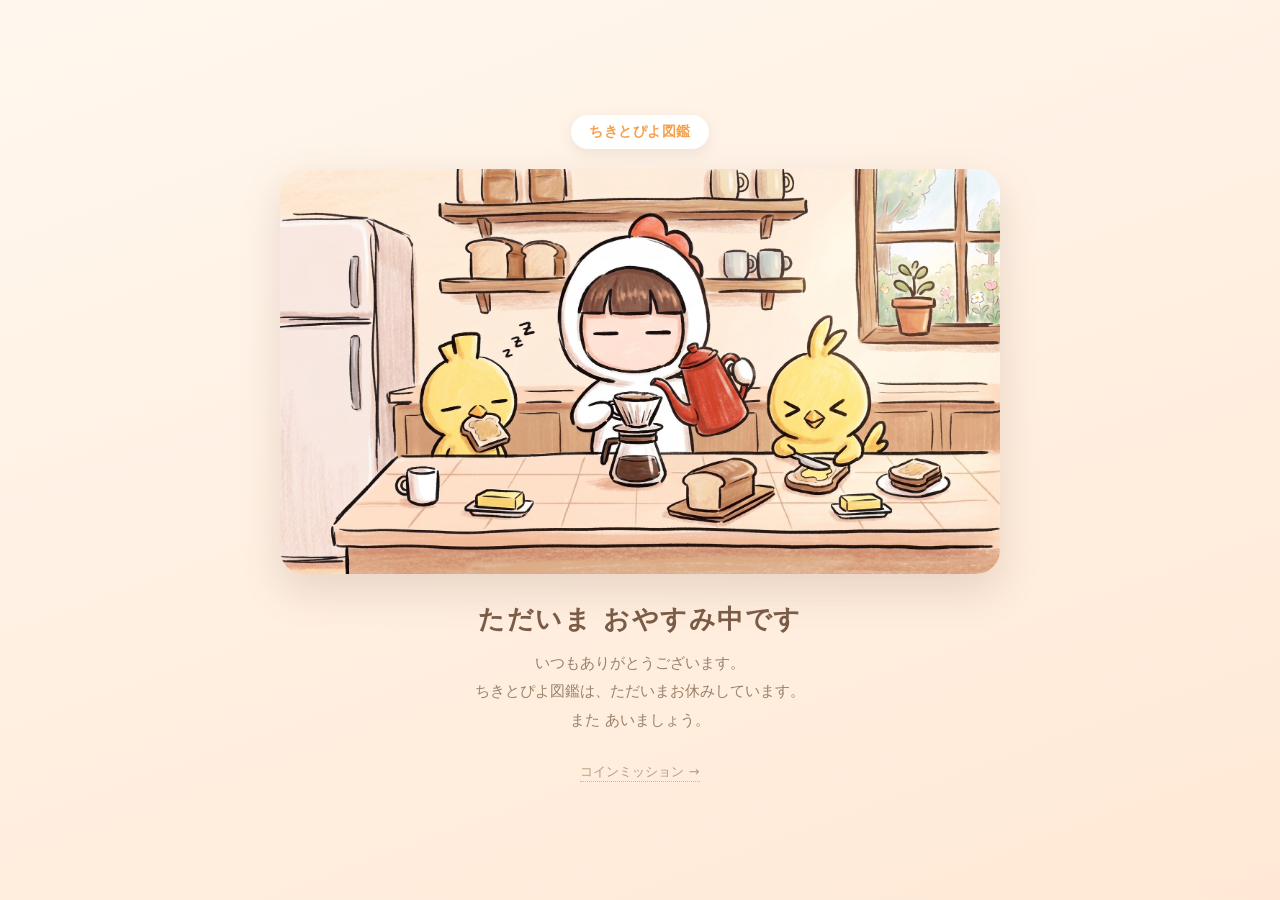
<file: index.html>
<!DOCTYPE html>
<html lang="ja">
<head>
<meta charset="UTF-8">
<meta name="viewport" content="width=device-width, initial-scale=1.0">
<title>ちきとぴよ図鑑</title>
<style>
  :root{
    --cream:#fff7ee;
    --peach:#ffe9d6;
    --brown:#7a5b46;
    --accent:#f6a04d;
  }
  *{box-sizing:border-box;margin:0;padding:0;}
  html,body{height:100%;}
  body{
    min-height:100vh;
    display:flex;
    align-items:center;
    justify-content:center;
    background:linear-gradient(160deg,var(--cream) 0%,var(--peach) 100%);
    font-family:"Hiragino Maru Gothic ProN","Yu Gothic",system-ui,sans-serif;
    color:var(--brown);
    padding:24px;
  }
  .card{
    width:min(720px,100%);
    text-align:center;
  }
  .badge{
    display:inline-block;
    background:#fff;
    color:var(--accent);
    font-weight:700;
    font-size:14px;
    padding:8px 18px;
    border-radius:999px;
    box-shadow:0 4px 14px rgba(122,91,70,.12);
    margin-bottom:20px;
    letter-spacing:.04em;
  }
  .art{
    width:100%;
    border-radius:24px;
    display:block;
    box-shadow:0 16px 40px rgba(122,91,70,.18);
  }
  h1{
    font-size:26px;
    margin-top:28px;
    letter-spacing:.06em;
  }
  p{
    margin-top:12px;
    font-size:15px;
    line-height:1.9;
    color:#9a8069;
  }
  .sublink{
    margin-top:26px;
    font-size:13px;
  }
  .sublink a{
    color:#b79a7f;
    text-decoration:none;
    border-bottom:1px dotted #cbb8a0;
    padding-bottom:2px;
    transition:color .2s;
  }
  .sublink a:hover{color:var(--accent);}
  @media(max-width:480px){
    h1{font-size:22px;}
  }
</style>
</head>
<body>
  <main class="card">
    <span class="badge">ちきとぴよ図鑑</span>
    <img class="art" src="images/closed.jpg" alt="ちきとぴよ家族">
    <h1>ただいま おやすみ中です</h1>
    <p>いつもありがとうございます。<br>ちきとぴよ図鑑は、ただいまお休みしています。<br>また あいましょう。</p>
    <p class="sublink"><a href="coin/">コインミッション →</a></p>
  </main>
</body>
</html>
</file>
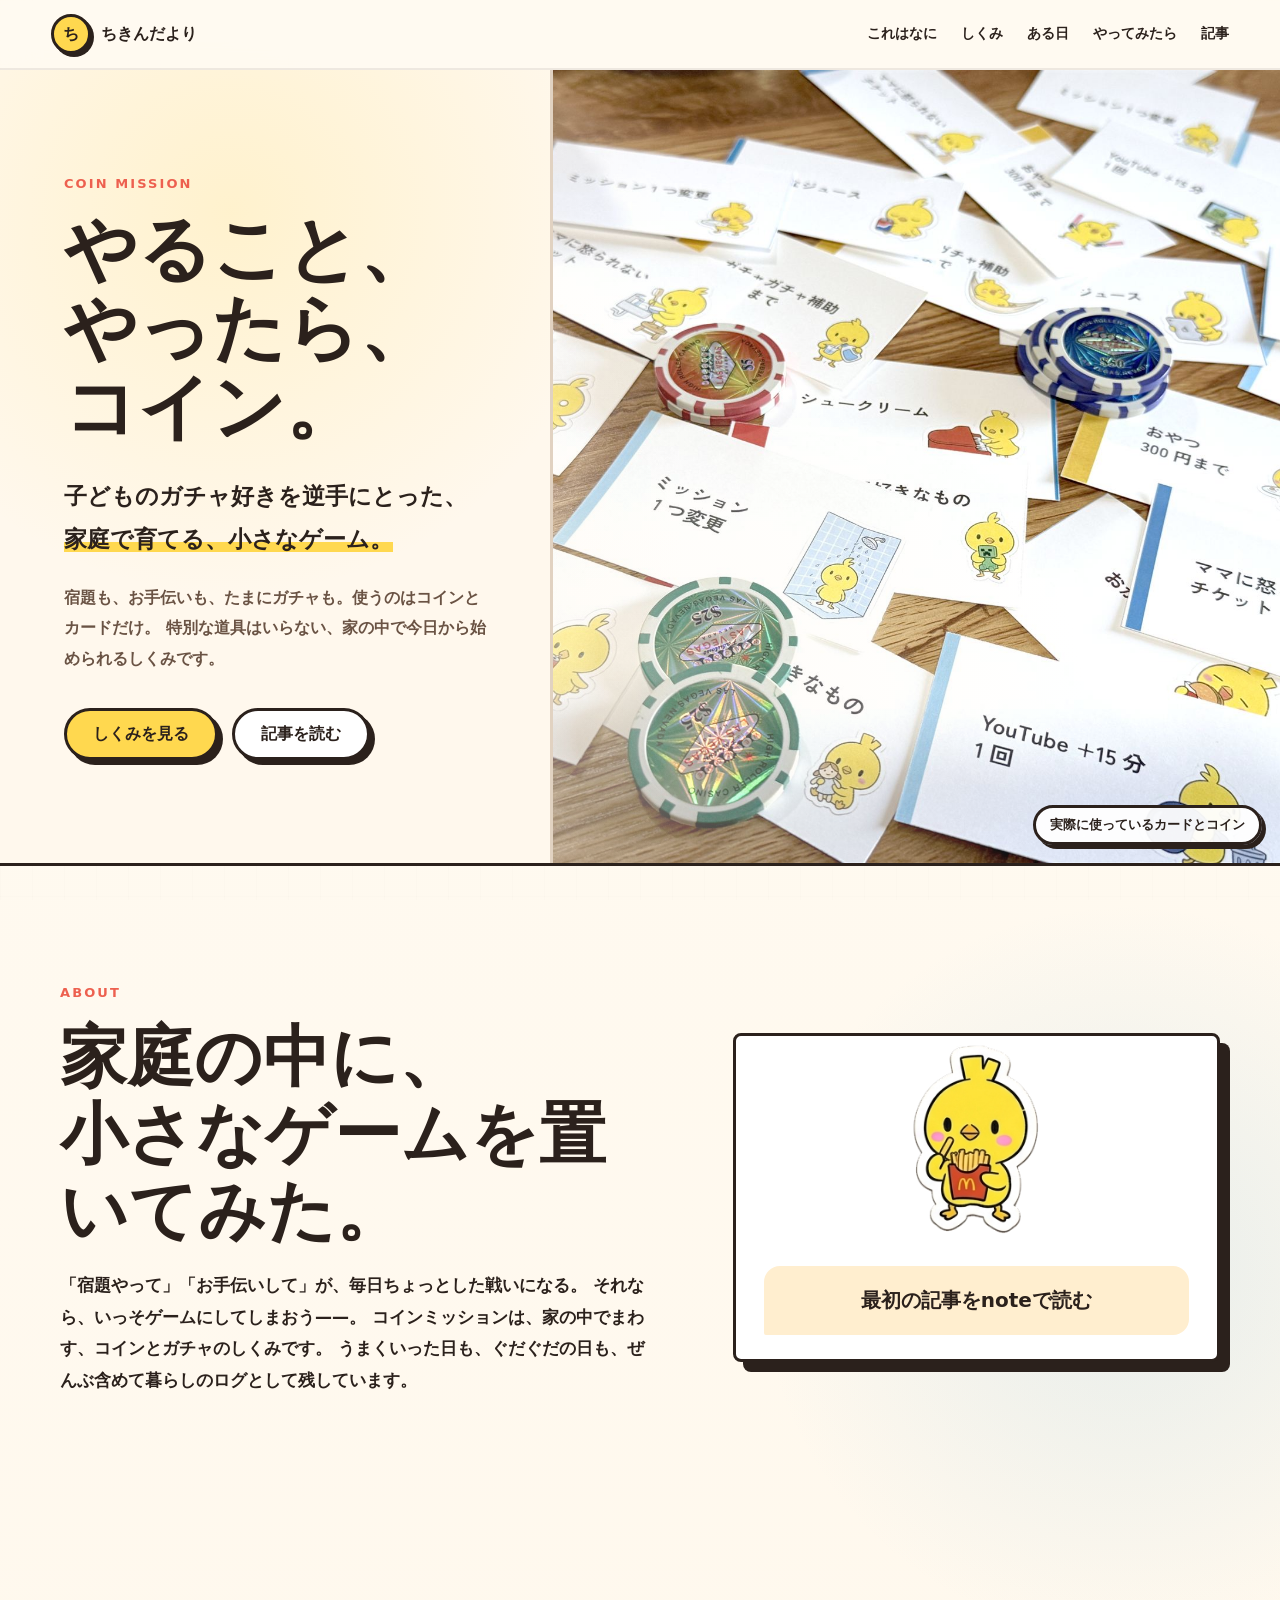
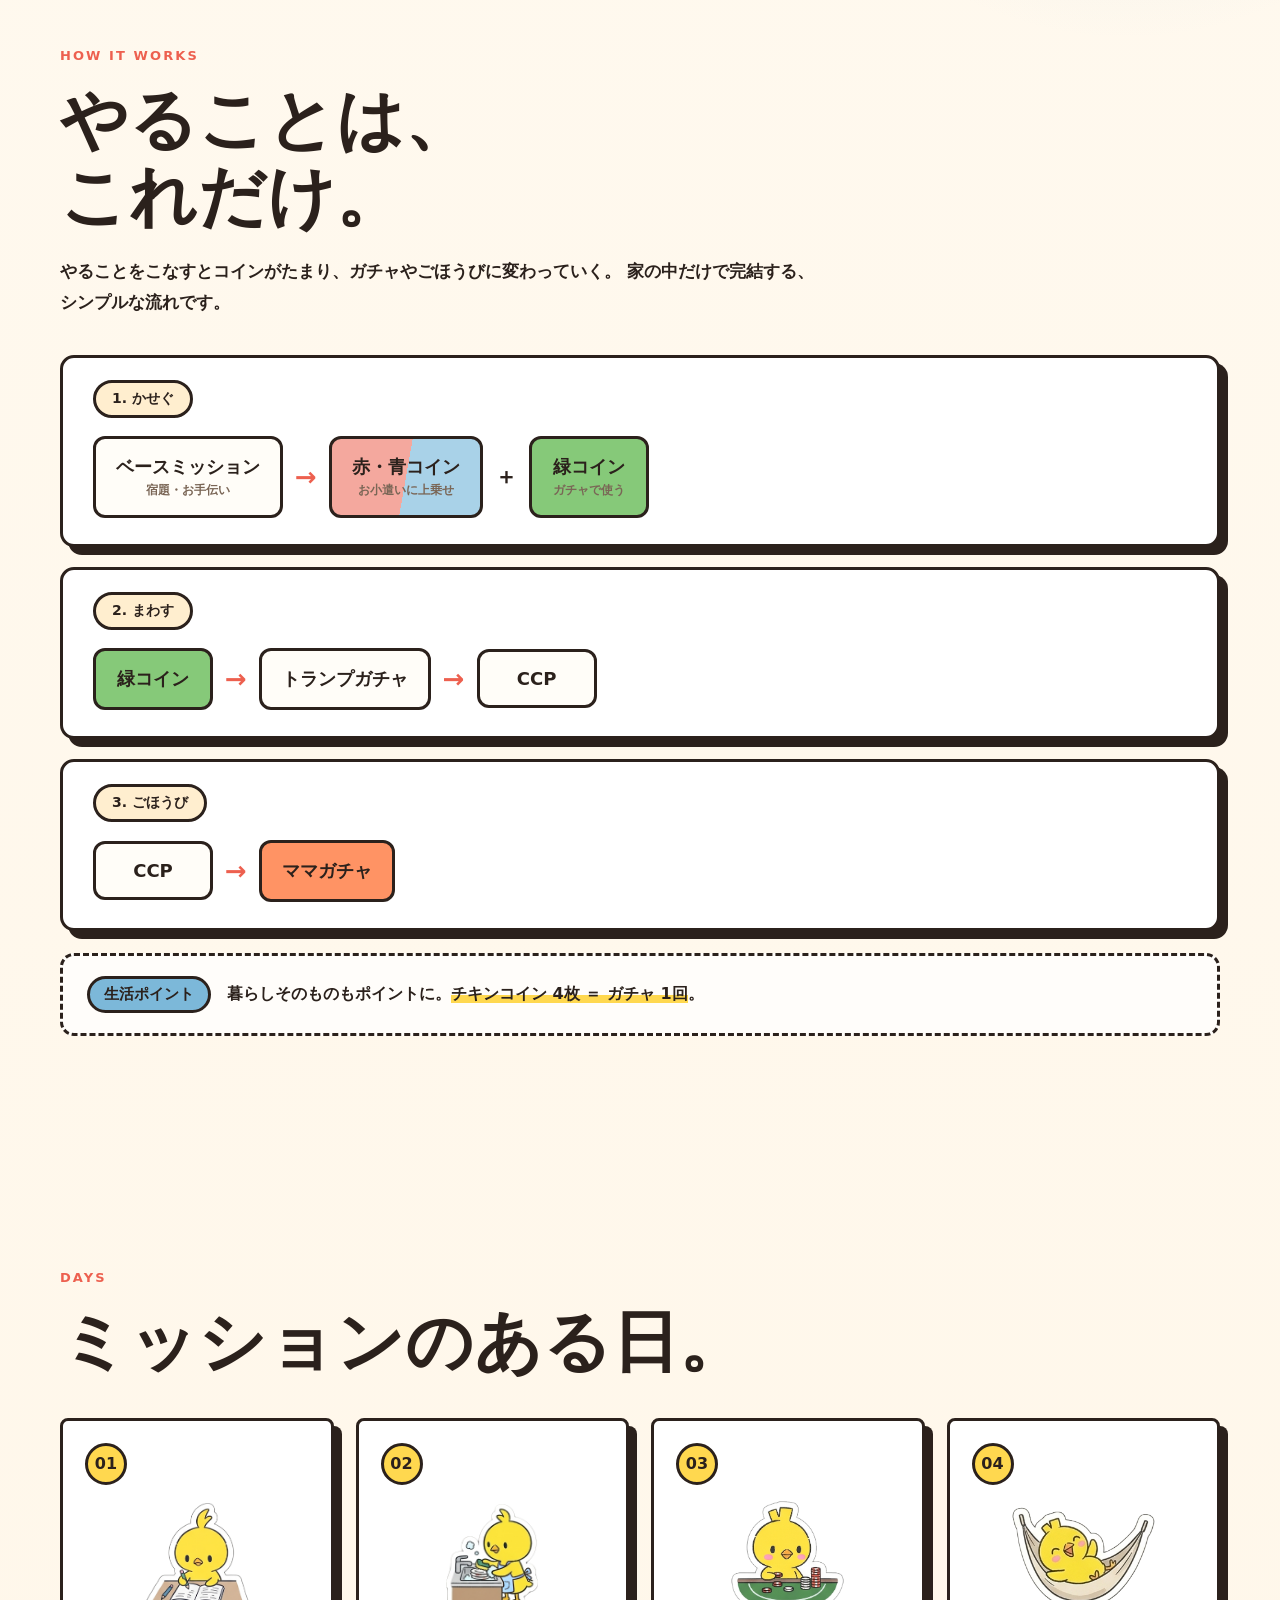
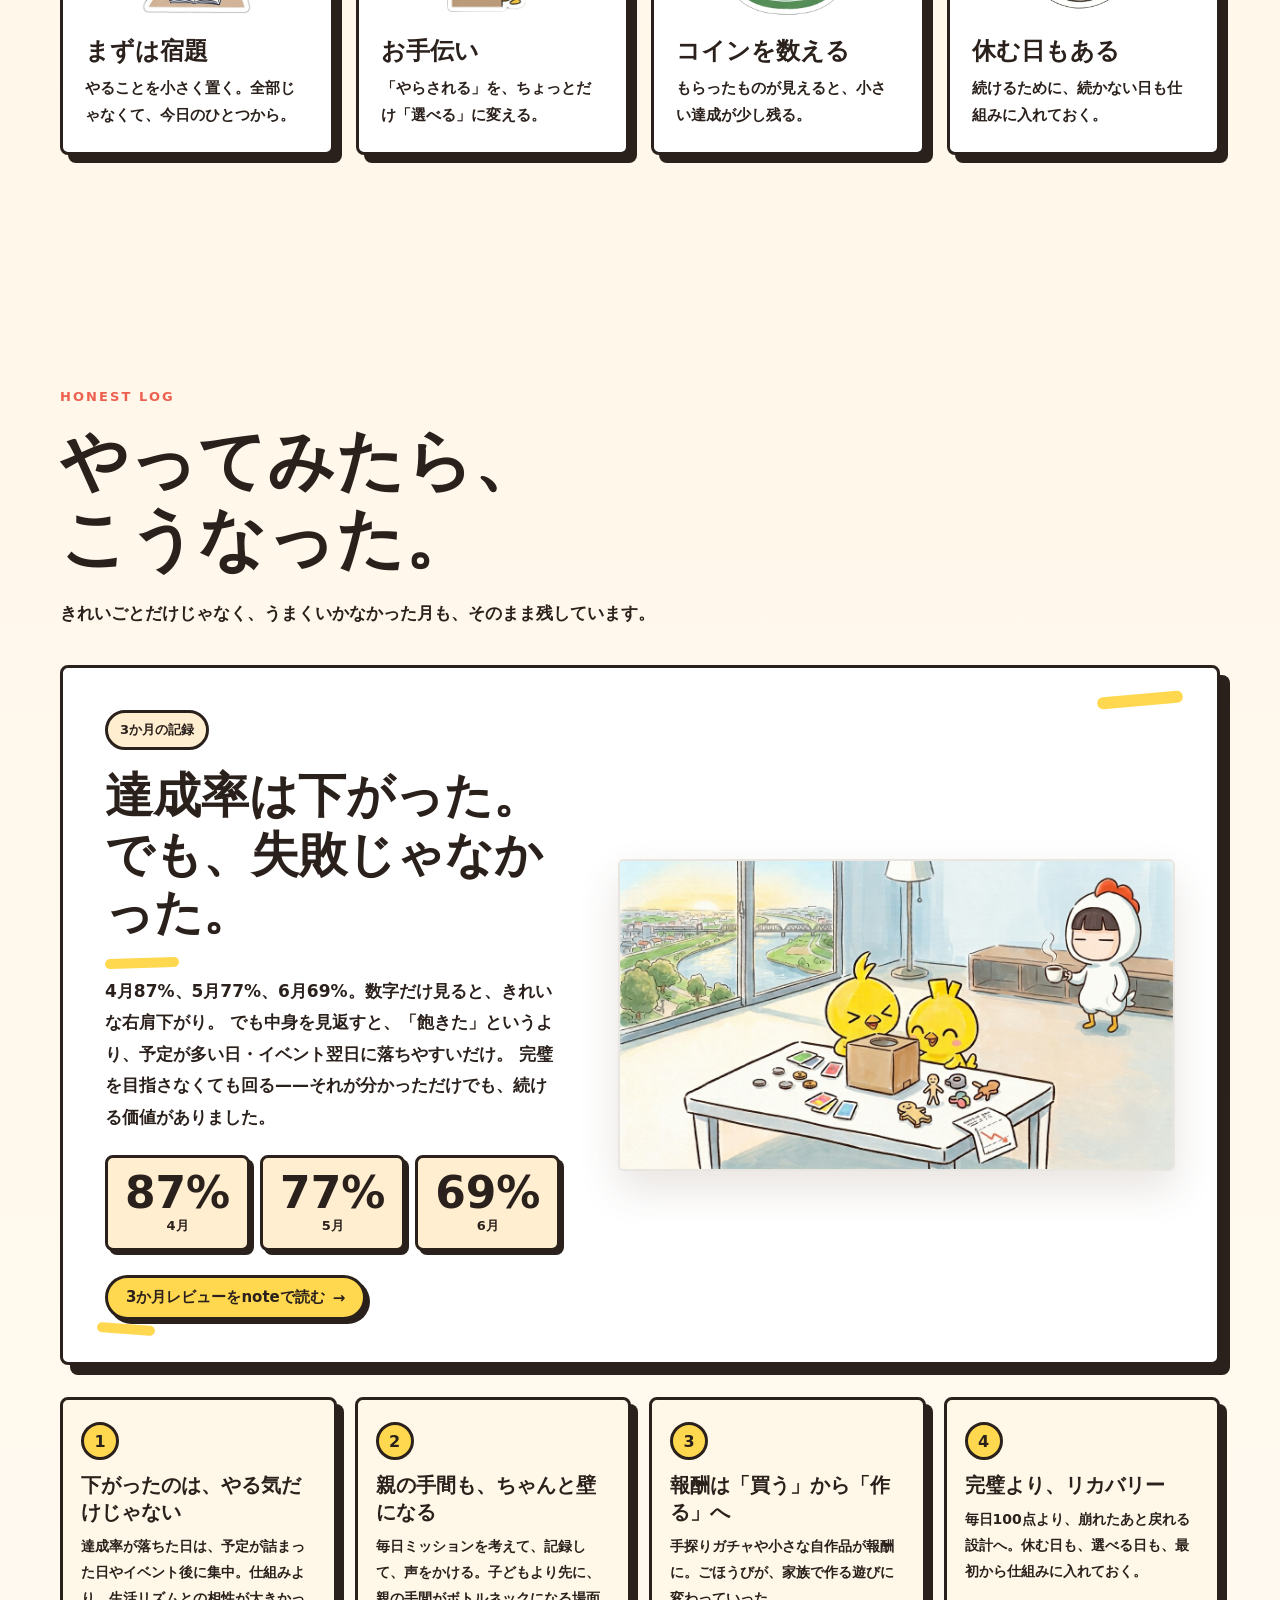
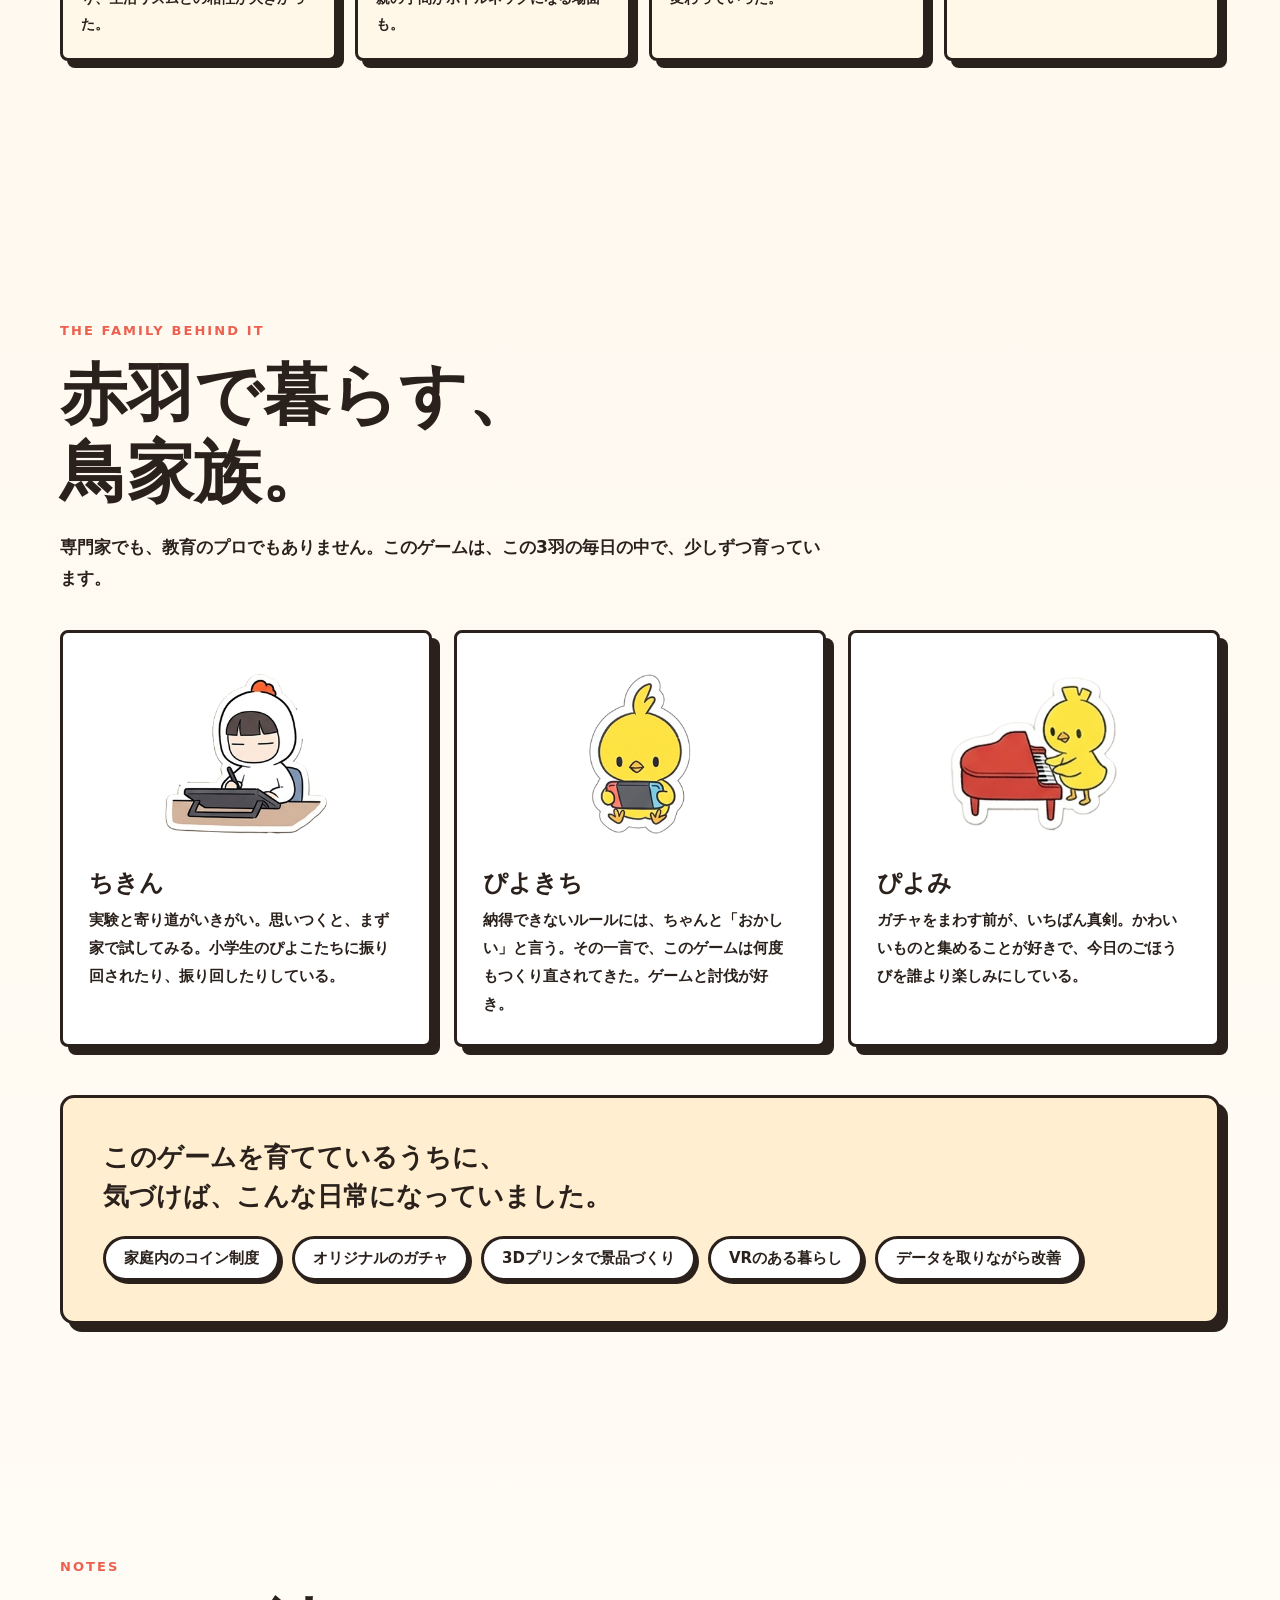
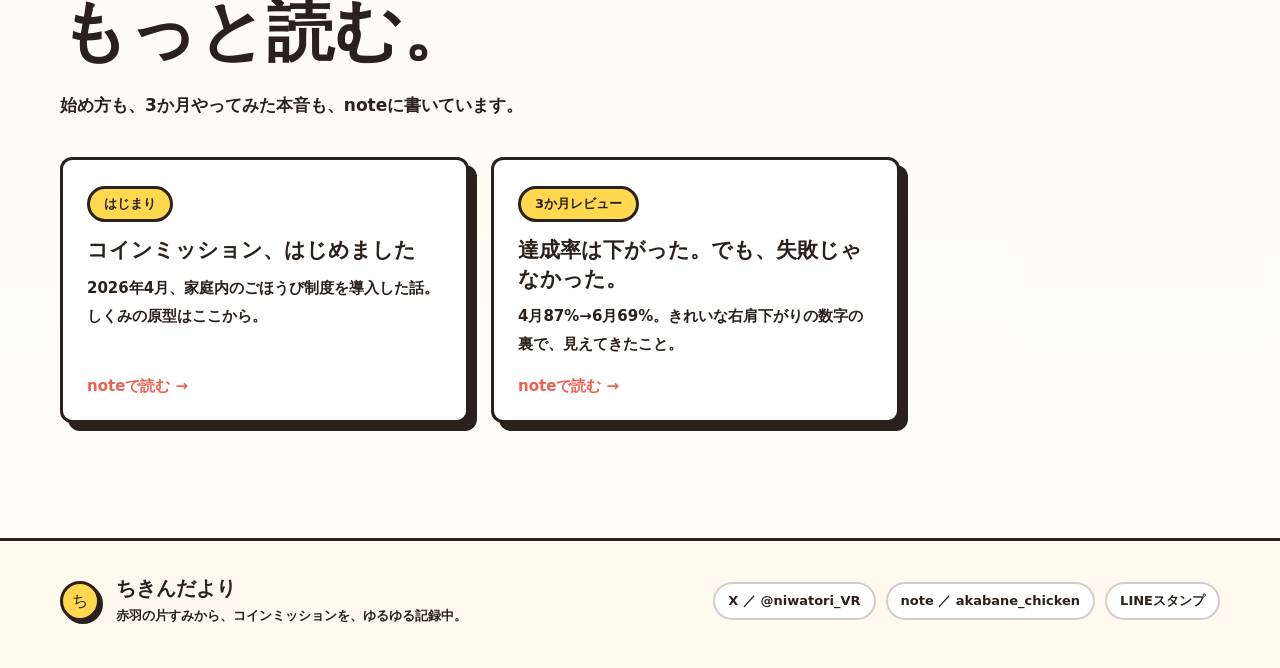
<file: coin/index.html>
<!doctype html>
<html lang="ja">
  <head>
    <meta charset="utf-8" />
    <meta name="viewport" content="width=device-width, initial-scale=1" />
    <title>コインミッション | ちきんだより</title>
    <meta name="description" content="子どものガチャ好きを逆手にとった、家庭内ごほうび経済圏の実験記録。宿題もお手伝いも、コインとガチャでまわす。赤羽の鳥家族の暮らしのログ。" />
    <link rel="stylesheet" href="./styles.css" />
  </head>
  <body>
    <header class="site-header">
      <a class="brand" href="#top" aria-label="ちきんだより トップへ">
        <span class="brand-mark">ち</span>
        <span>ちきんだより</span>
      </a>
      <nav class="nav" aria-label="ページ内ナビゲーション">
        <a href="#about">これはなに</a>
        <a href="#system">しくみ</a>
        <a href="#days">ある日</a>
        <a href="#result">やってみたら</a>
        <a href="#articles">記事</a>
      </nav>
    </header>

    <main id="top">
      <!-- ヒーロー：初見の人が「うちでもやってみたい」と思う入口 -->
      <section class="hero">
        <div class="hero-inner">
          <p class="kicker">coin mission</p>
          <h1>やること、<br />やったら、<br />コイン。</h1>
          <p class="lead">
            子どものガチャ好きを逆手にとった、<br />
            <b>家庭で育てる、小さなゲーム。</b>
          </p>
          <p class="hero-sub">
            宿題も、お手伝いも、たまにガチャも。使うのはコインとカードだけ。
            特別な道具はいらない、家の中で今日から始められるしくみです。
          </p>
          <div class="hero-cta">
            <a class="btn-primary" href="#system">しくみを見る</a>
            <a class="btn-ghost" href="#articles">記事を読む</a>
          </div>
        </div>
        <div class="hero-art">
          <img src="./assets/hero-cards.jpg" alt="実際に使っているミッションカードとコイン" />
          <span class="hero-art-caption">実際に使っているカードとコイン</span>
        </div>
      </section>

      <!-- これはなに：共感でつかむ -->
      <section class="intro" id="about">
        <div class="intro-copy">
          <p class="kicker">about</p>
          <h2>家庭の中に、<br />小さなゲームを置いてみた。</h2>
          <p>
            「宿題やって」「お手伝いして」が、毎日ちょっとした戦いになる。
            それなら、いっそゲームにしてしまおう——。
            コインミッションは、家の中でまわす、コインとガチャのしくみです。
            うまくいった日も、ぐだぐだの日も、ぜんぶ含めて暮らしのログとして残しています。
          </p>
        </div>
        <a class="quote-card" href="https://note.com/akabane_chicken/n/n15da97d4a27a" target="_blank" rel="noopener">
          <img src="./assets/piyomi_fries.png" alt="ポテトを食べるぴよみ" />
          <p>最初の記事をnoteで読む</p>
        </a>
      </section>

      <!-- しくみ：かんたんそう＝やってみたい -->
      <section class="system" id="system">
        <div class="section-heading">
          <p class="kicker">how it works</p>
          <h2>やることは、<br />これだけ。</h2>
          <p>
            やることをこなすとコインがたまり、ガチャやごほうびに変わっていく。
            家の中だけで完結する、シンプルな流れです。
          </p>
        </div>
        <div class="flow" aria-label="コインミッションの全体図">
          <div class="flow-layer">
            <span class="flow-tag">1. かせぐ</span>
            <div class="flow-row">
              <div class="flow-step">ベースミッション<small>宿題・お手伝い</small></div>
              <span class="flow-arrow" aria-hidden="true">→</span>
              <div class="flow-step flow-step--redblue">赤・青コイン<small>お小遣いに上乗せ</small></div>
              <span class="flow-plus" aria-hidden="true">＋</span>
              <div class="flow-step flow-step--green">緑コイン<small>ガチャで使う</small></div>
            </div>
          </div>
          <div class="flow-layer">
            <span class="flow-tag">2. まわす</span>
            <div class="flow-row">
              <div class="flow-step flow-step--green">緑コイン</div>
              <span class="flow-arrow" aria-hidden="true">→</span>
              <div class="flow-step">トランプガチャ</div>
              <span class="flow-arrow" aria-hidden="true">→</span>
              <div class="flow-step">CCP</div>
            </div>
          </div>
          <div class="flow-layer">
            <span class="flow-tag">3. ごほうび</span>
            <div class="flow-row">
              <div class="flow-step">CCP</div>
              <span class="flow-arrow" aria-hidden="true">→</span>
              <div class="flow-step flow-step--reward">ママガチャ</div>
            </div>
          </div>
        </div>
        <div class="flow-note">
          <strong>生活ポイント</strong>
          <p>暮らしそのものもポイントに。<b>チキンコイン 4枚 ＝ ガチャ 1回</b>。</p>
        </div>
      </section>

      <!-- ある日：具体的な一日で「こんな感じか」を見せる -->
      <section class="day-flow" id="days">
        <div class="section-heading">
          <p class="kicker">days</p>
          <h2>ミッションのある日。</h2>
        </div>
        <div class="day-grid">
          <article class="day-card">
            <span>01</span>
            <img src="./assets/piyokichi_homework.png" alt="宿題をするぴよきち" />
            <h3>まずは宿題</h3>
            <p>やることを小さく置く。全部じゃなくて、今日のひとつから。</p>
          </article>
          <article class="day-card">
            <span>02</span>
            <img src="./assets/piyokichi_dishwash.png" alt="皿洗いをするぴよきち" />
            <h3>お手伝い</h3>
            <p>「やらされる」を、ちょっとだけ「選べる」に変える。</p>
          </article>
          <article class="day-card">
            <span>03</span>
            <img src="./assets/mixed_coin_game.png" alt="コインを数えるひよこ" />
            <h3>コインを数える</h3>
            <p>もらったものが見えると、小さい達成が少し残る。</p>
          </article>
          <article class="day-card">
            <span>04</span>
            <img src="./assets/piyomi_hammock.png" alt="ハンモックでくつろぐぴよみ" />
            <h3>休む日もある</h3>
            <p>続けるために、続かない日も仕組みに入れておく。</p>
          </article>
        </div>
      </section>

      <!-- やってみたら：正直な結果で信頼させ、ハードルを下げる -->
      <section class="logs" id="result">
        <div class="section-heading">
          <p class="kicker">honest log</p>
          <h2>やってみたら、<br />こうなった。</h2>
          <p>きれいごとだけじゃなく、うまくいかなかった月も、そのまま残しています。</p>
        </div>
        <article class="log-feature">
          <div class="log-feature-copy">
            <span>3か月の記録</span>
            <h3>達成率は下がった。<br />でも、失敗じゃなかった。</h3>
            <p>
              4月87%、5月77%、6月69%。数字だけ見ると、きれいな右肩下がり。
              でも中身を見返すと、「飽きた」というより、予定が多い日・イベント翌日に落ちやすいだけ。
              完璧を目指さなくても回る——それが分かっただけでも、続ける価値がありました。
            </p>
            <div class="rate-board" aria-label="3か月の達成率">
              <div><strong>87%</strong><span>4月</span></div>
              <div><strong>77%</strong><span>5月</span></div>
              <div><strong>69%</strong><span>6月</span></div>
            </div>
            <div class="log-actions">
              <a class="log-link" href="https://note.com/akabane_chicken/n/n3e1efaa824c0" target="_blank" rel="noopener">3か月レビューをnoteで読む</a>
            </div>
          </div>
          <img src="./assets/log-note-cover.png" alt="達成率の推移を表した記事のカバー画像" />
        </article>
        <div class="insight-grid" aria-label="やってみて分かったこと">
          <article>
            <span>1</span>
            <h3>下がったのは、やる気だけじゃない</h3>
            <p>達成率が落ちた日は、予定が詰まった日やイベント後に集中。仕組みより、生活リズムとの相性が大きかった。</p>
          </article>
          <article>
            <span>2</span>
            <h3>親の手間も、ちゃんと壁になる</h3>
            <p>毎日ミッションを考えて、記録して、声をかける。子どもより先に、親の手間がボトルネックになる場面も。</p>
          </article>
          <article>
            <span>3</span>
            <h3>報酬は「買う」から「作る」へ</h3>
            <p>手探りガチャや小さな自作品が報酬に。ごほうびが、家族で作る遊びに変わっていった。</p>
          </article>
          <article>
            <span>4</span>
            <h3>完璧より、リカバリー</h3>
            <p>毎日100点より、崩れたあと戻れる設計へ。休む日も、選べる日も、最初から仕組みに入れておく。</p>
          </article>
        </div>
      </section>

      <!-- 家族：このゲームを育てている家族。人柄が自然ににじむ紹介にする -->
      <section class="family" id="family">
        <div class="section-heading">
          <p class="kicker">the family behind it</p>
          <h2>赤羽で暮らす、<br />鳥家族。</h2>
          <p>
            専門家でも、教育のプロでもありません。このゲームは、この3羽の毎日の中で、少しずつ育っています。
          </p>
        </div>
        <div class="cast-grid">
          <article>
            <img src="./assets/chikin_tablet_work.png" alt="タブレットで記録するちきん" />
            <h3>ちきん</h3>
            <p>実験と寄り道がいきがい。思いつくと、まず家で試してみる。小学生のぴよこたちに振り回されたり、振り回したりしている。</p>
          </article>
          <article>
            <img src="./assets/piyokichi_game_console.png" alt="ゲームをするぴよきち" />
            <h3>ぴよきち</h3>
            <p>納得できないルールには、ちゃんと「おかしい」と言う。その一言で、このゲームは何度もつくり直されてきた。ゲームと討伐が好き。</p>
          </article>
          <article>
            <img src="./assets/piyomi_piano.png" alt="ピアノを弾くぴよみ" />
            <h3>ぴよみ</h3>
            <p>ガチャをまわす前が、いちばん真剣。かわいいものと集めることが好きで、今日のごほうびを誰より楽しみにしている。</p>
          </article>
        </div>

        <div class="daily-strip">
          <p class="daily-lead">このゲームを育てているうちに、<br />気づけば、こんな日常になっていました。</p>
          <div class="daily-chips" aria-label="わが家の日常">
            <span>家庭内のコイン制度</span>
            <span>オリジナルのガチャ</span>
            <span>3Dプリンタで景品づくり</span>
            <span>VRのある暮らし</span>
            <span>データを取りながら改善</span>
          </div>
        </div>
      </section>

      <!-- 記事：もっと知りたい人の行き先 -->
      <section class="articles" id="articles">
        <div class="section-heading">
          <p class="kicker">notes</p>
          <h2>もっと読む。</h2>
          <p>始め方も、3か月やってみた本音も、noteに書いています。</p>
        </div>
        <div class="article-grid article-grid--duo">
          <a class="article-card" href="https://note.com/akabane_chicken/n/n15da97d4a27a" target="_blank" rel="noopener">
            <span class="article-tag">はじまり</span>
            <h3>コインミッション、はじめました</h3>
            <p>2026年4月、家庭内のごほうび制度を導入した話。しくみの原型はここから。</p>
            <span class="article-more">noteで読む →</span>
          </a>
          <a class="article-card" href="https://note.com/akabane_chicken/n/n3e1efaa824c0" target="_blank" rel="noopener">
            <span class="article-tag">3か月レビュー</span>
            <h3>達成率は下がった。でも、失敗じゃなかった。</h3>
            <p>4月87%→6月69%。きれいな右肩下がりの数字の裏で、見えてきたこと。</p>
            <span class="article-more">noteで読む →</span>
          </a>
        </div>
      </section>
    </main>

    <footer class="site-footer">
      <div class="footer-inner">
        <div class="footer-brand">
          <span class="brand-mark">ち</span>
          <div>
            <strong>ちきんだより</strong>
            <p>赤羽の片すみから、コインミッションを、ゆるゆる記録中。</p>
          </div>
        </div>
        <div class="footer-links" aria-label="関連リンク・SNS">
          <a href="https://x.com/niwatori_VR" target="_blank" rel="noopener">X ／ @niwatori_VR</a>
          <a href="https://note.com/akabane_chicken" target="_blank" rel="noopener">note ／ akabane_chicken</a>
          <a href="https://store.line.me/stickershop/product/35102165/ja" target="_blank" rel="noopener">LINEスタンプ</a>
        </div>
      </div>
    </footer>
  </body>
</html>
</file>
<file: coin/styles.css>
:root {
  --ink: #2b211c;
  --paper: #fff8ed;
  --paper-strong: #ffeecf;
  --cream: #fffdf8;
  --yellow: #ffd84f;
  --orange: #ff9364;
  --red: #ed604f;
  --blue: #7cb8d9;
  --green: #86c979;
  --line: rgba(43, 33, 28, 0.18);
  --shadow: 0 24px 70px rgba(92, 64, 40, 0.16);
}

* {
  box-sizing: border-box;
}

html {
  scroll-behavior: smooth;
}

body {
  margin: 0;
  color: var(--ink);
  background:
    radial-gradient(circle at 12% 6%, rgba(255, 216, 79, 0.3), transparent 25rem),
    radial-gradient(circle at 88% 18%, rgba(124, 184, 217, 0.18), transparent 23rem),
    linear-gradient(180deg, #fffaf1 0%, #fff7ea 50%, #fffdf8 100%);
  font-family: "Yu Gothic", "Hiragino Maru Gothic ProN", "Meiryo", system-ui, sans-serif;
  font-feature-settings: "palt";
}

body::before {
  position: fixed;
  inset: 0;
  z-index: -1;
  pointer-events: none;
  content: "";
  opacity: 0.2;
  background-image:
    linear-gradient(rgba(43, 33, 28, 0.05) 1px, transparent 1px),
    linear-gradient(90deg, rgba(43, 33, 28, 0.05) 1px, transparent 1px);
  background-size: 32px 32px;
}

a {
  color: inherit;
  text-decoration: none;
}

img {
  display: block;
  max-width: 100%;
}

.site-header {
  position: sticky;
  top: 0;
  z-index: 10;
  display: flex;
  align-items: center;
  justify-content: space-between;
  gap: 24px;
  padding: 14px clamp(18px, 4vw, 54px);
  border-bottom: 2px solid rgba(43, 33, 28, 0.08);
  background: rgba(255, 250, 241, 0.88);
  backdrop-filter: blur(18px);
}

.brand {
  display: inline-flex;
  align-items: center;
  gap: 10px;
  font-weight: 900;
}

.brand-mark {
  display: grid;
  width: 40px;
  height: 40px;
  place-items: center;
  border: 3px solid var(--ink);
  border-radius: 999px;
  background: var(--yellow);
  box-shadow: 3px 3px 0 var(--ink);
}

.nav {
  display: flex;
  gap: 24px;
  font-size: 14px;
  font-weight: 800;
}

.hero {
  position: relative;
  display: grid;
  grid-template-columns: minmax(420px, 43%) 1fr;
  min-height: 760px;
  overflow: hidden;
  border-bottom: 3px solid var(--ink);
  background:
    radial-gradient(circle at 18% 18%, rgba(255, 216, 79, 0.2), transparent 24rem),
    linear-gradient(90deg, #fff8ed 0%, #fff8ed 43%, #fff0dc 43%, #fff0dc 100%);
}

.hero-inner {
  position: relative;
  z-index: 1;
  align-self: center;
  width: 100%;
  padding: clamp(64px, 8vw, 108px) clamp(26px, 5vw, 70px);
}

.hero-art {
  position: relative;
  min-width: 0;
  border-left: 3px solid rgba(43, 33, 28, 0.14);
  background: #fff0dc;
}

.hero-art::before {
  position: absolute;
  inset: 0;
  z-index: 1;
  pointer-events: none;
  content: "";
  background:
    linear-gradient(90deg, rgba(255, 248, 237, 0.18) 0%, rgba(255, 248, 237, 0) 18%),
    radial-gradient(circle at 12% 84%, rgba(255, 248, 237, 0.42), transparent 28rem);
}

.hero-art img {
  width: 100%;
  height: 100%;
  min-height: 760px;
  object-fit: cover;
  object-position: 56% center;
}

.kicker {
  margin: 0 0 14px;
  color: var(--red);
  font-size: 13px;
  font-weight: 900;
  letter-spacing: 0.16em;
  text-transform: uppercase;
}

h1,
h2,
h3,
p {
  margin-top: 0;
}

h1 {
  margin-bottom: 28px;
  font-size: clamp(52px, 5.6vw, 80px);
  font-weight: 900;
  line-height: 1.1;
  letter-spacing: 0;
}

h2 {
  margin-bottom: 20px;
  font-size: clamp(34px, 5.2vw, 68px);
  font-weight: 900;
  line-height: 1.16;
}

h3 {
  margin-bottom: 8px;
  font-size: 24px;
  font-weight: 900;
}

p {
  font-size: 17px;
  font-weight: 700;
  line-height: 1.85;
}

.lead {
  max-width: 620px;
  font-size: clamp(18px, 2vw, 23px);
}

.hero-note {
  display: grid;
  grid-template-columns: 96px 1fr;
  align-items: center;
  gap: 16px;
  width: min(500px, 100%);
  margin-top: 34px;
  padding: 16px 20px;
  border: 3px solid var(--ink);
  border-radius: 18px 18px 18px 2px;
  background: rgba(255, 255, 255, 0.92);
  box-shadow: 8px 8px 0 var(--ink);
  transform: rotate(-1.5deg);
}

.hero-note img {
  height: 90px;
  margin: 0 auto;
  object-fit: contain;
}

.hero-note p {
  margin: 0;
  font-size: 15px;
}

.intro,
.family,
.day-flow,
.logs,
.made,
.journal,
.system,
.articles,
.collection,
.data,
.archive-lead {
  width: min(1160px, calc(100% - 36px));
  margin: 0 auto;
  padding: clamp(70px, 9vw, 128px) 0;
}

.intro {
  display: grid;
  grid-template-columns: 1.1fr 0.9fr;
  gap: clamp(30px, 6vw, 90px);
  align-items: center;
}

.intro-copy {
  max-width: 650px;
}

.quote-card {
  position: relative;
  display: block;
  padding: 28px 28px 24px;
  border: 3px solid var(--ink);
  border-radius: 8px;
  background: white;
  box-shadow: 10px 10px 0 var(--ink);
  transition:
    transform 160ms ease,
    box-shadow 160ms ease;
}

.quote-card:hover {
  box-shadow: 6px 6px 0 var(--ink);
  transform: translate(4px, 4px) rotate(-0.5deg);
}

.quote-card img {
  height: 230px;
  margin: -40px auto 12px;
  object-fit: contain;
}

.quote-card p {
  margin: 0;
  padding: 16px 18px;
  border-radius: 16px 16px 16px 2px;
  background: var(--paper-strong);
  font-size: 20px;
  font-weight: 900;
  text-align: center;
}

.section-heading {
  max-width: 760px;
  margin-bottom: 36px;
}

.cast-grid,
.day-grid {
  display: grid;
  grid-template-columns: repeat(3, 1fr);
  gap: 22px;
}

.cast-grid article,
.day-card,
.made-list article {
  border: 3px solid var(--ink);
  border-radius: 8px;
  background: white;
  box-shadow: 8px 8px 0 var(--ink);
}

.cast-grid article {
  padding: 26px;
}

.cast-grid img {
  height: 190px;
  margin: 0 auto 18px;
  object-fit: contain;
}

.cast-grid p,
.day-card p,
.made-list p {
  margin-bottom: 0;
  font-size: 15px;
}

.day-grid {
  grid-template-columns: repeat(4, 1fr);
}

.day-card {
  position: relative;
  min-height: 330px;
  padding: 22px;
  overflow: hidden;
}

.day-card > span {
  display: inline-grid;
  width: 42px;
  height: 42px;
  place-items: center;
  margin-bottom: 8px;
  border: 3px solid var(--ink);
  border-radius: 999px;
  background: var(--yellow);
  font-weight: 900;
}

.day-card img {
  height: 130px;
  margin: 0 auto 12px;
  object-fit: contain;
}

.scene {
  display: grid;
  grid-template-columns: 1.1fr 0.9fr;
  min-height: 560px;
  align-items: center;
  overflow: hidden;
  border-block: 3px solid var(--ink);
  background: #fbf3e6;
}

.scene > img {
  width: 100%;
  height: 100%;
  min-height: 560px;
  object-fit: cover;
}

.scene-copy {
  padding: clamp(36px, 6vw, 80px);
}

.made-layout {
  display: grid;
  grid-template-columns: 1.1fr 0.9fr;
  gap: clamp(30px, 6vw, 72px);
  align-items: center;
}

.coin-art {
  width: 100%;
  max-height: 520px;
  object-fit: contain;
  filter: drop-shadow(0 18px 24px rgba(92, 64, 40, 0.16));
}

.made-list {
  display: grid;
  gap: 14px;
}

.made-list article {
  padding: 18px 22px;
}

.logs {
  position: relative;
}

.log-feature {
  position: relative;
  display: grid;
  grid-template-columns: 0.9fr 1.1fr;
  gap: clamp(24px, 5vw, 58px);
  align-items: center;
  margin-bottom: 32px;
  padding: clamp(24px, 4vw, 42px);
  overflow: hidden;
  border: 3px solid var(--ink);
  border-radius: 8px;
  background: #fff;
  box-shadow: 10px 10px 0 var(--ink);
}

.log-feature::before,
.log-feature::after {
  position: absolute;
  z-index: 2;
  content: "";
  border-radius: 999px;
  background: var(--yellow);
  pointer-events: none;
}

.log-feature::before {
  top: 26px;
  right: 34px;
  width: 86px;
  height: 12px;
  transform: rotate(-5deg);
}

.log-feature::after {
  bottom: 28px;
  left: 34px;
  width: 58px;
  height: 10px;
  transform: rotate(4deg);
}

.log-feature-copy {
  position: relative;
  z-index: 1;
}

.log-feature-copy span {
  display: inline-block;
  margin-bottom: 16px;
  padding: 8px 12px;
  border: 3px solid var(--ink);
  border-radius: 999px;
  background: var(--paper-strong);
  font-size: 13px;
  font-weight: 900;
}

.log-feature-copy h3 {
  position: relative;
  font-size: clamp(30px, 4vw, 48px);
  line-height: 1.22;
}

.log-feature-copy h3::after {
  display: block;
  width: 74px;
  height: 10px;
  margin-top: 16px;
  content: "";
  border-radius: 999px;
  background: var(--yellow);
  transform: rotate(-2deg);
}

.log-feature-copy p {
  margin-bottom: 0;
}

.log-link {
  display: inline-flex;
  align-items: center;
  min-height: 44px;
  margin-top: 24px;
  padding: 10px 18px;
  border: 3px solid var(--ink);
  border-radius: 999px;
  background: var(--yellow);
  box-shadow: 4px 4px 0 var(--ink);
  font-size: 15px;
  font-weight: 900;
}

.log-link::after {
  margin-left: 8px;
  content: "→";
}

.log-feature > img {
  position: relative;
  z-index: 1;
  width: 100%;
  border: 2px solid rgba(43, 33, 28, 0.1);
  border-radius: 6px;
  background: var(--cream);
  box-shadow: 0 18px 40px rgba(92, 64, 40, 0.14);
}

.rate-board {
  display: grid;
  grid-template-columns: repeat(3, 1fr);
  gap: 10px;
  margin-top: 22px;
}

.rate-board div {
  display: grid;
  min-height: 96px;
  place-items: center;
  padding: 12px 8px;
  border: 3px solid var(--ink);
  border-radius: 8px;
  background: var(--paper-strong);
  box-shadow: 4px 4px 0 var(--ink);
}

.rate-board strong {
  display: block;
  font-family: var(--font-en);
  font-size: clamp(30px, 4vw, 44px);
  line-height: 1;
}

.rate-board span {
  margin: 0;
  padding: 0;
  border: 0;
  background: transparent;
  font-size: 13px;
}

.log-actions {
  display: flex;
  flex-wrap: wrap;
  gap: 12px;
}

.log-link--sub {
  background: white;
}

.insight-grid {
  display: grid;
  grid-template-columns: repeat(4, 1fr);
  gap: 18px;
  margin: 0 0 28px;
}

.insight-grid article {
  position: relative;
  padding: 22px 18px 20px;
  border: 3px solid var(--ink);
  border-radius: 8px;
  background: #fff8e8;
  box-shadow: 7px 7px 0 var(--ink);
}

.insight-grid span {
  display: inline-grid;
  width: 38px;
  height: 38px;
  place-items: center;
  margin-bottom: 12px;
  border: 3px solid var(--ink);
  border-radius: 999px;
  background: var(--yellow);
  font-family: var(--font-en);
  font-weight: 900;
}

.insight-grid h3 {
  font-size: 20px;
  line-height: 1.35;
}

.insight-grid p {
  margin-bottom: 0;
  font-size: 14px;
}

.log-grid {
  display: grid;
  grid-template-columns: repeat(4, 1fr);
  gap: 18px;
}

.log-grid article {
  overflow: hidden;
  border: 3px solid var(--ink);
  border-radius: 8px;
  background: white;
  box-shadow: 7px 7px 0 var(--ink);
}

.log-grid img {
  width: 100%;
  height: 210px;
  object-fit: cover;
  border-bottom: 3px solid var(--ink);
  background: #f4eadb;
}

.log-grid h3 {
  padding: 18px 18px 0;
  font-size: 20px;
}

.log-grid p {
  margin-bottom: 0;
  padding: 0 18px 20px;
  font-size: 14px;
}

.journal {
  display: grid;
  grid-template-columns: 1fr 170px;
  gap: clamp(18px, 4vw, 42px);
  align-items: center;
  margin-bottom: 48px;
  padding: clamp(22px, 4vw, 34px);
  border: 3px solid var(--ink);
  border-radius: 8px;
  background: rgba(255, 255, 255, 0.82);
  box-shadow: 8px 8px 0 rgba(43, 33, 28, 0.9);
}

.journal .kicker {
  margin-bottom: 10px;
  font-size: 11px;
  opacity: 0.88;
}

.journal h2 {
  margin-bottom: 12px;
  font-size: clamp(24px, 3.2vw, 38px);
}

.journal p {
  margin-bottom: 0;
  font-size: 15px;
  line-height: 1.75;
}

.journal img {
  max-height: 150px;
  margin: 0 auto;
  object-fit: contain;
}

.site-footer {
  padding: 34px clamp(18px, 4vw, 54px) 40px;
  border-top: 3px solid var(--ink);
  background: rgba(255, 248, 237, 0.86);
}

.footer-inner {
  display: flex;
  flex-wrap: wrap;
  align-items: center;
  justify-content: space-between;
  gap: 20px 28px;
  width: min(1160px, 100%);
  margin: 0 auto;
}

.footer-brand {
  display: flex;
  align-items: center;
  gap: 16px;
}

.footer-brand strong {
  display: block;
  margin-bottom: 2px;
  font-size: 20px;
  font-weight: 900;
}

.footer-brand p {
  margin: 0;
  font-size: 13px;
}

.footer-links {
  display: flex;
  flex-wrap: wrap;
  justify-content: flex-end;
  gap: 10px;
  font-size: 13px;
  font-weight: 900;
}

.footer-links a,
.footer-links span {
  display: inline-flex;
  align-items: center;
  min-height: 36px;
  padding: 8px 13px;
  border: 2px solid rgba(43, 33, 28, 0.22);
  border-radius: 999px;
  background: rgba(255, 255, 255, 0.6);
}

.footer-links a {
  background: white;
}

@media (max-width: 920px) {
  .nav {
    display: none;
  }

  .hero {
    display: block;
    min-height: 690px;
  }

  .hero-art {
    border-top: 3px solid rgba(43, 33, 28, 0.14);
    border-left: 0;
  }

  .hero-art img {
    min-height: 360px;
    max-height: 460px;
    object-position: 58% center;
  }

  .intro,
  .scene,
  .made-layout,
  .log-feature,
  .journal {
    grid-template-columns: 1fr;
  }

  .cast-grid,
  .day-grid,
  .insight-grid,
  .log-grid {
    grid-template-columns: repeat(2, 1fr);
  }

  .scene > img {
    min-height: auto;
    max-height: 420px;
  }

  .footer-inner {
    display: block;
  }

  .footer-links {
    justify-content: flex-start;
    margin-top: 22px;
  }
}

@media (max-width: 600px) {
  .site-header {
    gap: 12px;
  }

  .brand span:last-child {
    max-width: 9em;
    line-height: 1.2;
  }

  .hero-note {
    grid-template-columns: 1fr;
    text-align: center;
  }

  .cast-grid,
  .day-grid,
  .insight-grid,
  .log-grid {
    grid-template-columns: 1fr;
  }

  .day-card {
    min-height: auto;
  }

  .log-grid img {
    height: 250px;
  }

  .footer-brand {
    align-items: flex-start;
  }
}

/* ===== hub renovation: hero copy / CTA / real-photo caption ===== */
.hero-inner b {
  background: linear-gradient(transparent 62%, var(--yellow) 62%);
  font-weight: 900;
}

.hero-sub {
  max-width: 560px;
  margin-top: 20px;
  font-size: 16px;
  font-weight: 700;
  line-height: 1.9;
  color: #6a5344;
}

.hero-cta {
  display: flex;
  flex-wrap: wrap;
  gap: 14px;
  margin-top: 34px;
}

.btn-primary,
.btn-ghost {
  display: inline-flex;
  align-items: center;
  min-height: 52px;
  padding: 12px 26px;
  border: 3px solid var(--ink);
  border-radius: 999px;
  box-shadow: 5px 5px 0 var(--ink);
  font-size: 16px;
  font-weight: 900;
  transition:
    transform 140ms ease,
    box-shadow 140ms ease;
}

.btn-primary {
  background: var(--yellow);
}

.btn-ghost {
  background: #fff;
}

.btn-primary:hover,
.btn-ghost:hover {
  transform: translate(3px, 3px);
  box-shadow: 2px 2px 0 var(--ink);
}

.hero-art-caption {
  position: absolute;
  z-index: 2;
  right: 18px;
  bottom: 18px;
  padding: 8px 14px;
  border: 3px solid var(--ink);
  border-radius: 999px;
  background: rgba(255, 255, 255, 0.94);
  box-shadow: 4px 4px 0 var(--ink);
  font-size: 13px;
  font-weight: 900;
}

.hero-art img {
  object-position: center;
}

/* ===== system: 3層フロー図 ===== */
.flow {
  display: grid;
  gap: 20px;
}

.flow-layer {
  padding: 22px clamp(18px, 3vw, 30px) 26px;
  border: 3px solid var(--ink);
  border-radius: 14px;
  background: #fff;
  box-shadow: 8px 8px 0 var(--ink);
}

.flow-tag {
  display: inline-block;
  margin-bottom: 18px;
  padding: 7px 16px;
  border: 3px solid var(--ink);
  border-radius: 999px;
  background: var(--paper-strong);
  font-size: 14px;
  font-weight: 900;
}

.flow-row {
  display: flex;
  flex-wrap: wrap;
  align-items: center;
  gap: 12px;
}

.flow-step {
  display: flex;
  flex-direction: column;
  gap: 3px;
  min-width: 120px;
  padding: 16px 20px;
  border: 3px solid var(--ink);
  border-radius: 12px;
  background: var(--cream);
  font-size: 18px;
  font-weight: 900;
  text-align: center;
}

.flow-step small {
  font-size: 12px;
  font-weight: 800;
  color: #7a6656;
}

.flow-step--green {
  background: var(--green);
  color: var(--ink);
}

.flow-step--redblue {
  background: linear-gradient(100deg, #f4a89e 0 50%, #a9d2e8 50% 100%);
}

.flow-plus {
  font-size: 22px;
  font-weight: 900;
  color: var(--ink);
}

.flow-step--reward {
  background: var(--orange);
}

.flow-arrow {
  font-size: 26px;
  font-weight: 900;
  color: var(--red);
}

.flow-note {
  display: flex;
  flex-wrap: wrap;
  align-items: baseline;
  gap: 8px 16px;
  margin-top: 22px;
  padding: 20px 24px;
  border: 3px dashed var(--ink);
  border-radius: 14px;
  background: rgba(255, 255, 255, 0.72);
}

.flow-note strong {
  padding: 6px 14px;
  border: 3px solid var(--ink);
  border-radius: 999px;
  background: var(--blue);
  font-size: 15px;
  font-weight: 900;
}

.flow-note p {
  margin: 0;
  font-size: 16px;
}

.flow-note b {
  background: linear-gradient(transparent 60%, var(--yellow) 60%);
}

/* ===== articles: note記事カード ===== */
.article-grid {
  display: grid;
  grid-template-columns: repeat(3, 1fr);
  gap: 22px;
}

.article-card {
  display: flex;
  flex-direction: column;
  gap: 10px;
  padding: 26px 24px 24px;
  border: 3px solid var(--ink);
  border-radius: 12px;
  background: #fff;
  box-shadow: 8px 8px 0 var(--ink);
  transition:
    transform 150ms ease,
    box-shadow 150ms ease;
}

a.article-card:hover {
  transform: translate(4px, 4px) rotate(-0.4deg);
  box-shadow: 4px 4px 0 var(--ink);
}

.article-tag {
  align-self: flex-start;
  padding: 6px 14px;
  border: 3px solid var(--ink);
  border-radius: 999px;
  background: var(--yellow);
  font-size: 13px;
  font-weight: 900;
}

.article-card h3 {
  margin: 4px 0 0;
  font-size: 21px;
  line-height: 1.35;
}

.article-card p {
  margin: 0;
  font-size: 15px;
}

.article-more {
  margin-top: auto;
  padding-top: 8px;
  font-size: 15px;
  font-weight: 900;
  color: var(--red);
}

/* 記事が2本のときは横に広がりすぎないよう2カラムで中央寄せ */
.article-grid--duo {
  grid-template-columns: repeat(2, 1fr);
  max-width: 840px;
}

/* 家族セクション：わが家の日常ストリップ（「普通じゃない」を堂々と見せる） */
.daily-strip {
  margin-top: clamp(30px, 5vw, 48px);
  padding: clamp(24px, 4vw, 40px);
  border: 3px solid var(--ink);
  border-radius: 14px;
  background: var(--paper-strong);
  box-shadow: 8px 8px 0 var(--ink);
}

.daily-lead {
  margin-bottom: 20px;
  font-size: clamp(19px, 2.4vw, 26px);
  font-weight: 900;
  line-height: 1.5;
}

.daily-chips {
  display: flex;
  flex-wrap: wrap;
  gap: 12px;
}

.daily-chips span {
  display: inline-flex;
  align-items: center;
  padding: 10px 18px;
  border: 3px solid var(--ink);
  border-radius: 999px;
  background: #fff;
  box-shadow: 3px 3px 0 var(--ink);
  font-size: 15px;
  font-weight: 900;
}

@media (max-width: 920px) {
  .article-grid {
    grid-template-columns: repeat(2, 1fr);
  }
}

@media (max-width: 600px) {
  .hero-cta {
    flex-direction: column;
  }

  .btn-primary,
  .btn-ghost {
    justify-content: center;
  }

  .flow-row {
    flex-direction: column;
    align-items: stretch;
  }

  .flow-step {
    width: 100%;
  }

  .flow-arrow {
    align-self: center;
    transform: rotate(90deg);
  }

  .flow-plus {
    align-self: center;
    text-align: center;
  }

  .article-grid {
    grid-template-columns: 1fr;
  }
}
</file>
